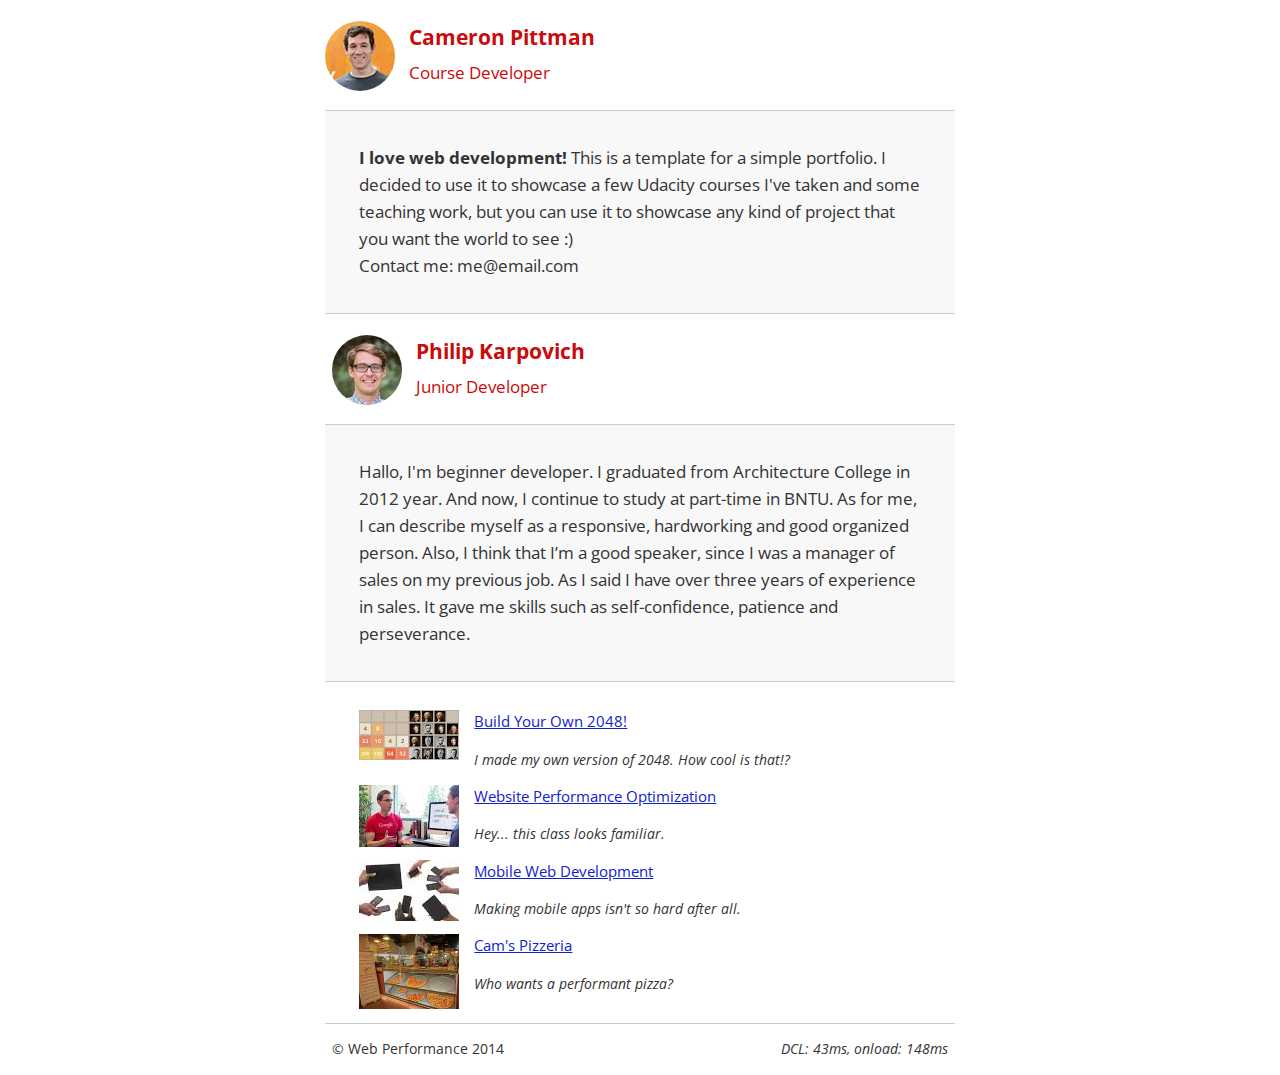
<file: index.html>
<!DOCTYPE html>
<html lang="en">
<head>
  <meta charset="utf-8">
  <meta name="viewport" content="width=device-width, initial-scale=1">
  <meta name="description" content=" FILL ME IN ">
  <meta name="author" content=" FILL ME IN ">
  <title>Cameron Pittman: Portfolio</title>
  <style>.hero,footer{border-top:1px solid #ccc}footer span,li p{font-style:italic}html{font-size:100%;overflow-y:scroll;-webkit-tap-highlight-color:transparent;-ms-text-size-adjust:100%;-webkit-text-size-adjust:none}body{margin:0;font-size:14px;line-height:1.61;font-weight:400;background:#fff}b,header p,strong{font-weight:700}body,button,input,select,textarea{font-family:'Open Sans',sans-serif;color:#333}a{color:#12C}a:visited{color:#61C}a:focus{outline:dotted thin}a:active,a:hover{color:#c00;outline:0}code,pre{font-family:monospace,monospace;font-size:1em}ol,ul{margin:1em 0;padding:0 0 0 20px}img{border:0;max-width:100%}.container,footer,header{max-width:45em;margin:0 auto}header{padding:0 .5em;color:#C90B0B}header img{border-radius:40px;float:left}header p{font-size:1.5em;padding-left:4em}header p span{font-size:.8em;font-weight:400}.hero{padding:2em;background-color:#f8f8f8;font-size:1.2em;border-bottom:1px solid #ccc}.content{padding:1em}.content li{list-style-type:none;font-size:1.1em}li img{float:left;padding-right:1em}li p{font-size:.9em}footer{padding:0 .5em}footer span{float:right}.anWidth{width:100px}</style>
  <style>@media print{*{background:0 0!important;color:#000!important;text-shadow:none!important;filter:none!important;-ms-filter:none!important}a,a:visited{color:#444!important;text-decoration:underline}a[href]:after{content:" (" attr(href) ")"}img,tr{page-break-inside:avoid}img{max-width:100%!important}@page{margin:.5cm}h2,h3,p{orphans:3;widows:3}h2,h3{page-break-after:avoid}body{font-size:12px}header p{padding-left:4.5em}}</style>
</head>
<body>
<header>
  <a href="/"><img src="[data-uri]
"></a>
  <p>Cameron Pittman<br><span>Course Developer</span></p>
</header>
<div class="container">
  <div class="hero">
    <strong>I love web development!</strong> This is a template for a simple portfolio. I decided to use it to showcase
    a few Udacity courses I've taken and some teaching work, but you can use it to showcase any kind of project that you
    want the world to see :) <br> Contact me: me@email.com
  </div>
  <header>
    <a href="https://github.com/karpovich-philip"><img src="[data-uri]"></a>
    <p>Philip Karpovich<br><span>Junior Developer</span></p>
  </header>
  <div class="container">
    <div class="hero">
      Hallo, I'm beginner developer. I graduated from Architecture College in 2012 year.
      And now, I continue to study at part-time in BNTU. As for me, I can describe myself as a responsive,
      hardworking and good organized person. Also, I think that I’m a good speaker, since I was a manager of sales
      on my previous job. As I said I have over three years of experience in sales.
      It gave me skills such as self-confidence, patience and perseverance.
    </div>
  </div>
  <div class="content">
    <ul>
      <li>
        <img src="[data-uri]">
        <a href="project-2048.html">Build Your Own 2048!</a>
        <p>I made my own version of 2048. How cool is that!?</p>
      </li>
      <li>
        <img src="[data-uri]">
        <a href="project-webperf.html">Website Performance Optimization</a>
        <p>Hey... this class looks familiar.</p>
      </li>
      <li>
        <img src="[data-uri]">
        <a href="project-mobile.html">Mobile Web Development</a>
        <p>Making mobile apps isn't so hard after all.</p>
      </li>
      <li>
        <img class="anWidth" src="[data-uri]">
        <a href="views/pizza.html">Cam's Pizzeria</a>
        <p>Who wants a performant pizza?</p>
      </li>
    </ul>
  </div>
  <footer>
    <p>&copy; Web Performance 2014 <span id="crp-stats"></span></p>
  </footer>
</div>
<script>
  (function (w, g) {
    w['GoogleAnalyticsObject'] = g;
    w[g] = w[g] || function () {(w[g].q = w[g].q || []).push(arguments)};
    w[g].l = 1 * new Date();
  })(window, 'ga');
  ga('create', 'UA-XXXX-Y');
  ga('send', 'pageview');
</script>
<script async>
  (function(){var $c=function(a){this.w=a||[]};$c.prototype.set=function(a){this.w[a]=!0};$c.prototype.encode=function(){for(var a=[],b=0;b<this.w.length;b++)this.w[b]&&(a[Math.floor(b/6)]^=1<<b%6);for(b=0;b<a.length;b++)a[b]="ABCDEFGHIJKLMNOPQRSTUVWXYZabcdefghijklmnopqrstuvwxyz0123456789-_".charAt(a[b]||0);return a.join("")+"~"};var vd=new $c;function J(a){vd.set(a)}var Nd=function(a,b){var c=new $c(Dd(a));c.set(b);a.set(Gd,c.w)},Td=function(a){a=Dd(a);a=new $c(a);for(var b=vd.w.slice(),c=0;c<a.w.length;c++)b[c]=b[c]||a.w[c];return(new $c(b)).encode()},Dd=function(a){a=a.get(Gd);ka(a)||(a=[]);return a};var ea=function(a){return"function"==typeof a},ka=function(a){return"[object Array]"==Object.prototype.toString.call(Object(a))},qa=function(a){return void 0!=a&&-1<(a.constructor+"").indexOf("String")},D=function(a,b){return 0==a.indexOf(b)},sa=function(a){return a?a.replace(/^[\s\xa0]+|[\s\xa0]+$/g,""):""},ra=function(){for(var a=O.navigator.userAgent+(M.cookie?M.cookie:"")+(M.referrer?M.referrer:""),b=a.length,c=O.history.length;0<c;)a+=c--^b++;return[hd()^La(a)&2147483647,Math.round((new Date).getTime()/
    1E3)].join(".")},ta=function(a){var b=M.createElement("img");b.width=1;b.height=1;b.src=a;return b},ua=function(){},K=function(a){if(encodeURIComponent instanceof Function)return encodeURIComponent(a);J(28);return a},L=function(a,b,c,d){try{a.addEventListener?a.addEventListener(b,c,!!d):a.attachEvent&&a.attachEvent("on"+b,c)}catch(e){J(27)}},f=/^[\w\-:/.?=&%!]+$/,wa=function(a,b,c,d){a&&(c?(d="",b&&f.test(b)&&(d=' id="'+b+'"'),f.test(a)&&M.write("<script"+d+' src="'+a+'">\x3c/script>')):(c=M.createElement("script"),
    c.type="text/javascript",c.async=!0,c.src=a,d&&(c.onload=d),b&&(c.id=b),a=M.getElementsByTagName("script")[0],a.parentNode.insertBefore(c,a)))},Ud=function(){return"https:"==M.location.protocol},be=function(a,b){return E(M.location[b?"href":"search"],a)},E=function(a,b){return(a=a.match("(?:&|#|\\?)"+K(b).replace(/([.*+?^=!:${}()|\[\]\/\\])/g,"\\$1")+"=([^&#]*)"))&&2==a.length?a[1]:""},xa=function(){var a=""+M.location.hostname;return 0==a.indexOf("www.")?a.substring(4):a},de=function(a,b){var c= a.indexOf(b);if(5==c||6==c)if(a=a.charAt(c+b.length),"/"==a||"?"==a||""==a||":"==a)return!0;return!1},ya=function(a,b){var c=M.referrer;if(/^(https?|android-app):\/\//i.test(c)){if(a)return c;a="//"+M.location.hostname;if(!de(c,a))return b&&(b=a.replace(/\./g,"-")+".cdn.ampproject.org",de(c,b))?void 0:c}},za=function(a,b){if(1==b.length&&null!=b[0]&&"object"===typeof b[0])return b[0];for(var c={},d=Math.min(a.length+1,b.length),e=0;e<d;e++)if("object"===typeof b[e]){for(var g in b[e])b[e].hasOwnProperty(g)&&
  (c[g]=b[e][g]);break}else e<a.length&&(c[a[e]]=b[e]);return c};var ee=function(){this.keys=[];this.values={};this.m={}};ee.prototype.set=function(a,b,c){this.keys.push(a);c?this.m[":"+a]=b:this.values[":"+a]=b};ee.prototype.get=function(a){return this.m.hasOwnProperty(":"+a)?this.m[":"+a]:this.values[":"+a]};ee.prototype.map=function(a){for(var b=0;b<this.keys.length;b++){var c=this.keys[b],d=this.get(c);d&&a(c,d)}};var O=window,M=document,va=function(a,b){return setTimeout(a,b)};var F=window,Ea=document,G=function(a){var b=F._gaUserPrefs;if(b&&b.ioo&&b.ioo()||a&&!0===F["ga-disable-"+a])return!0;try{var c=F.external;if(c&&c._gaUserPrefs&&"oo"==c._gaUserPrefs)return!0}catch(g){}a=[];b=Ea.cookie.split(";");c=/^\s*AMP_TOKEN=\s*(.*?)\s*$/;for(var d=0;d<b.length;d++){var e=b[d].match(c);e&&a.push(e[1])}for(b=0;b<a.length;b++)if("$OPT_OUT"==decodeURIComponent(a[b]))return!0;return!1};var Ca=function(a){var b=[],c=M.cookie.split(";");a=new RegExp("^\\s*"+a+"=\\s*(.*?)\\s*$");for(var d=0;d<c.length;d++){var e=c[d].match(a);e&&b.push(e[1])}return b},zc=function(a,b,c,d,e,g){e=G(e)?!1:eb.test(M.location.hostname)||"/"==c&&vc.test(d)?!1:!0;if(!e)return!1;b&&1200<b.length&&(b=b.substring(0,1200));c=a+"="+b+"; path="+c+"; ";g&&(c+="expires="+(new Date((new Date).getTime()+g)).toGMTString()+"; ");d&&"none"!=d&&(c+="domain="+d+";");d=M.cookie;M.cookie=c;if(!(d=d!=M.cookie))a:{a=Ca(a);
    for(d=0;d<a.length;d++)if(b==a[d]){d=!0;break a}d=!1}return d},Cc=function(a){return encodeURIComponent?encodeURIComponent(a).replace(/\(/g,"%28").replace(/\)/g,"%29"):a},vc=/^(www\.)?google(\.com?)?(\.[a-z]{2})?$/,eb=/(^|\.)doubleclick\.net$/i;var Fa,Ga,fb,Ab,ja=/^https?:\/\/[^/]*cdn\.ampproject\.org\//,Ub=[],ic=function(){Z.D([ua])},tc=function(a,b){var c=Ca("AMP_TOKEN");if(1<c.length)return J(55),!1;c=decodeURIComponent(c[0]||"");if("$OPT_OUT"==c||"$ERROR"==c||G(b))return J(62),!1;if(!ja.test(M.referrer)&&"$NOT_FOUND"==c)return J(68),!1;if(void 0!==Ab)return J(56),va(function(){a(Ab)},0),!0;if(Fa)return Ub.push(a),!0;if("$RETRIEVING"==c)return J(57),va(function(){tc(a,b)},1E3),!0;Fa=!0;c&&"$"!=c[0]||(xc("$RETRIEVING",3E4),setTimeout(Mc,
    3E4),c="");return Pc(c)?(Ub.push(a),!0):!1},Pc=function(a){if(!window.JSON)return J(58),!1;var b=O.XMLHttpRequest;if(!b)return J(59),!1;var c=new b;if(!("withCredentials"in c))return J(60),!1;c.open("POST","https://ampcid.google.com/v1/publisher:getClientId?key=AIzaSyA65lEHUEizIsNtlbNo-l2K18dT680nsaM",!0);c.withCredentials=!0;c.setRequestHeader("Content-Type","text/plain");c.onload=function(){Fa=!1;if(4==c.readyState){try{200!=c.status&&(J(61),Qc("","$ERROR",3E4));var a=JSON.parse(c.responseText);
    a.optOut?(J(63),Qc("","$OPT_OUT",31536E6)):a.clientId?Qc(a.clientId,a.securityToken,31536E6):(J(64),Qc("","$NOT_FOUND",36E5))}catch(e){J(65),Qc("","$ERROR",3E4)}c=null}};b={originScope:"AMP_ECID_GOOGLE"};a&&(b.securityToken=a);c.send(JSON.stringify(b));Ga=va(function(){J(66);Qc("","$ERROR",3E4)},1E3);return!0},Mc=function(){Fa=!1},xc=function(a,b){if(void 0===fb){fb="";for(var c=id(),d=0;d<c.length;d++){var e=c[d];if(zc("AMP_TOKEN",encodeURIComponent(a),"/",e,"",b)){fb=e;return}}}zc("AMP_TOKEN",encodeURIComponent(a),
    "/",fb,"",b)},Qc=function(a,b,c){Ga&&clearTimeout(Ga);b&&xc(b,c);Ab=a;b=Ub;Ub=[];for(c=0;c<b.length;c++)b[c](a)};var oc=function(){return(Ba||Ud()?"https:":"http:")+"//www.google-analytics.com"},Da=function(a){this.name="len";this.message=a+"-8192"},ba=function(a,b,c){c=c||ua;if(2036>=b.length)wc(a,b,c);else if(8192>=b.length)x(a,b,c)||wd(a,b,c)||wc(a,b,c);else throw ge("len",b.length),new Da(b.length);},wc=function(a,b,c){var d=ta(a+"?"+b);d.onload=d.onerror=function(){d.onload=null;d.onerror=null;c()}},wd=function(a,b,c){var d=O.XMLHttpRequest;if(!d)return!1;var e=new d;if(!("withCredentials"in e))return!1;
    a=a.replace(/^http:/,"https:");e.open("POST",a,!0);e.withCredentials=!0;e.setRequestHeader("Content-Type","text/plain");e.onreadystatechange=function(){4==e.readyState&&(c(),e=null)};e.send(b);return!0},x=function(a,b,c){return O.navigator.sendBeacon?O.navigator.sendBeacon(a,b)?(c(),!0):!1:!1},ge=function(a,b,c){1<=100*Math.random()||G("?")||(a=["t=error","_e="+a,"_v=j63","sr=1"],b&&a.push("_f="+b),c&&a.push("_m="+K(c.substring(0,100))),a.push("aip=1"),a.push("z="+hd()),wc(oc()+"/collect",a.join("&"),
    ua))};var h=function(a){var b=O.gaData=O.gaData||{};return b[a]=b[a]||{}};var Ha=function(){this.M=[]};Ha.prototype.add=function(a){this.M.push(a)};Ha.prototype.D=function(a){try{for(var b=0;b<this.M.length;b++){var c=a.get(this.M[b]);c&&ea(c)&&c.call(O,a)}}catch(d){}b=a.get(Ia);b!=ua&&ea(b)&&(a.set(Ia,ua,!0),setTimeout(b,10))};function Ja(a){if(100!=a.get(Ka)&&La(P(a,Q))%1E4>=100*R(a,Ka))throw"abort";}function Ma(a){if(G(P(a,Na)))throw"abort";}function Oa(){var a=M.location.protocol;if("http:"!=a&&"https:"!=a)throw"abort";}
    function Pa(a){try{O.navigator.sendBeacon?J(42):O.XMLHttpRequest&&"withCredentials"in new O.XMLHttpRequest&&J(40)}catch(c){}a.set(ld,Td(a),!0);a.set(Ac,R(a,Ac)+1);var b=[];Qa.map(function(c,d){d.F&&(c=a.get(c),void 0!=c&&c!=d.defaultValue&&("boolean"==typeof c&&(c*=1),b.push(d.F+"="+K(""+c))))});b.push("z="+Bd());a.set(Ra,b.join("&"),!0)}
    function Sa(a){var b=P(a,gd)||oc()+"/collect",c=P(a,fa);!c&&a.get(Vd)&&(c="beacon");if(c){var d=P(a,Ra),e=a.get(Ia);e=e||ua;"image"==c?wc(b,d,e):"xhr"==c&&wd(b,d,e)||"beacon"==c&&x(b,d,e)||ba(b,d,e)}else ba(b,P(a,Ra),a.get(Ia));b=a.get(Na);b=h(b);c=b.hitcount;b.hitcount=c?c+1:1;b=a.get(Na);delete h(b).pending_experiments;a.set(Ia,ua,!0)}
    function Hc(a){(O.gaData=O.gaData||{}).expId&&a.set(Nc,(O.gaData=O.gaData||{}).expId);(O.gaData=O.gaData||{}).expVar&&a.set(Oc,(O.gaData=O.gaData||{}).expVar);var b=a.get(Na);if(b=h(b).pending_experiments){var c=[];for(d in b)b.hasOwnProperty(d)&&b[d]&&c.push(encodeURIComponent(d)+"."+encodeURIComponent(b[d]));var d=c.join("!")}else d=void 0;d&&a.set(m,d,!0)}function cd(){if(O.navigator&&"preview"==O.navigator.loadPurpose)throw"abort";}
    function yd(a){var b=O.gaDevIds;ka(b)&&0!=b.length&&a.set("&did",b.join(","),!0)}function vb(a){if(!a.get(Na))throw"abort";};var hd=function(){return Math.round(2147483647*Math.random())},Bd=function(){try{var a=new Uint32Array(1);O.crypto.getRandomValues(a);return a[0]&2147483647}catch(b){return hd()}};function Ta(a){var b=R(a,Ua);500<=b&&J(15);var c=P(a,Va);if("transaction"!=c&&"item"!=c){c=R(a,Wa);var d=(new Date).getTime(),e=R(a,Xa);0==e&&a.set(Xa,d);e=Math.round(2*(d-e)/1E3);0<e&&(c=Math.min(c+e,20),a.set(Xa,d));if(0>=c)throw"abort";a.set(Wa,--c)}a.set(Ua,++b)};var Ya=function(){this.data=new ee},Qa=new ee,Za=[];Ya.prototype.get=function(a){var b=$a(a),c=this.data.get(a);b&&void 0==c&&(c=ea(b.defaultValue)?b.defaultValue():b.defaultValue);return b&&b.Z?b.Z(this,a,c):c};var P=function(a,b){a=a.get(b);return void 0==a?"":""+a},R=function(a,b){a=a.get(b);return void 0==a||""===a?0:1*a};Ya.prototype.set=function(a,b,c){if(a)if("object"==typeof a)for(var d in a)a.hasOwnProperty(d)&&ab(this,d,a[d],c);else ab(this,a,b,c)};
    var ab=function(a,b,c,d){if(void 0!=c)switch(b){case Na:wb.test(c)}var e=$a(b);e&&e.o?e.o(a,b,c,d):a.data.set(b,c,d)},bb=function(a,b,c,d,e){this.name=a;this.F=b;this.Z=d;this.o=e;this.defaultValue=c},$a=function(a){var b=Qa.get(a);if(!b)for(var c=0;c<Za.length;c++){var d=Za[c],e=d[0].exec(a);if(e){b=d[1](e);Qa.set(b.name,b);break}}return b},yc=function(a){var b;Qa.map(function(c,d){d.F==a&&(b=d)});return b&&b.name},S=function(a,b,c,d,e){a=new bb(a,b,c,d,e);Qa.set(a.name,a);return a.name},cb=function(a, b){Za.push([new RegExp("^"+a+"$"),b])},T=function(a,b,c){return S(a,b,c,void 0,db)},db=function(){};var gb=qa(window.GoogleAnalyticsObject)&&sa(window.GoogleAnalyticsObject)||"ga",jd=/^(?:utma\.)?\d+\.\d+$/,kd=/^amp-[\w.-]{22,64}$/,Ba=!1,hb=T("apiVersion","v"),ib=T("clientVersion","_v");S("anonymizeIp","aip");var jb=S("adSenseId","a"),Va=S("hitType","t"),Ia=S("hitCallback"),Ra=S("hitPayload");S("nonInteraction","ni");S("currencyCode","cu");S("dataSource","ds");var Vd=S("useBeacon",void 0,!1),fa=S("transport");S("sessionControl","sc","");S("sessionGroup","sg");S("queueTime","qt");var Ac=S("_s","_s");
    S("screenName","cd");var kb=S("location","dl",""),lb=S("referrer","dr"),mb=S("page","dp","");S("hostname","dh");var nb=S("language","ul"),ob=S("encoding","de");S("title","dt",function(){return M.title||void 0});cb("contentGroup([0-9]+)",function(a){return new bb(a[0],"cg"+a[1])});var pb=S("screenColors","sd"),qb=S("screenResolution","sr"),rb=S("viewportSize","vp"),sb=S("javaEnabled","je"),tb=S("flashVersion","fl");S("campaignId","ci");S("campaignName","cn");S("campaignSource","cs");
    S("campaignMedium","cm");S("campaignKeyword","ck");S("campaignContent","cc");var ub=S("eventCategory","ec"),xb=S("eventAction","ea"),yb=S("eventLabel","el"),zb=S("eventValue","ev"),Bb=S("socialNetwork","sn"),Cb=S("socialAction","sa"),Db=S("socialTarget","st"),Eb=S("l1","plt"),Fb=S("l2","pdt"),Gb=S("l3","dns"),Hb=S("l4","rrt"),Ib=S("l5","srt"),Jb=S("l6","tcp"),Kb=S("l7","dit"),Lb=S("l8","clt"),Mb=S("timingCategory","utc"),Nb=S("timingVar","utv"),Ob=S("timingLabel","utl"),Pb=S("timingValue","utt");
    S("appName","an");S("appVersion","av","");S("appId","aid","");S("appInstallerId","aiid","");S("exDescription","exd");S("exFatal","exf");var Nc=S("expId","xid"),Oc=S("expVar","xvar"),m=S("exp","exp"),Rc=S("_utma","_utma"),Sc=S("_utmz","_utmz"),Tc=S("_utmht","_utmht"),Ua=S("_hc",void 0,0),Xa=S("_ti",void 0,0),Wa=S("_to",void 0,20);cb("dimension([0-9]+)",function(a){return new bb(a[0],"cd"+a[1])});cb("metric([0-9]+)",function(a){return new bb(a[0],"cm"+a[1])});S("linkerParam",void 0,void 0,Bc,db);
    var ld=S("usage","_u"),Gd=S("_um");S("forceSSL",void 0,void 0,function(){return Ba},function(a,b,c){J(34);Ba=!!c});var ed=S("_j1","jid"),ia=S("_j2","gjid");cb("\\&(.*)",function(a){var b=new bb(a[0],a[1]),c=yc(a[0].substring(1));c&&(b.Z=function(a){return a.get(c)},b.o=function(a,b,g,ca){a.set(c,g,ca)},b.F=void 0);return b});
    var Qb=T("_oot"),dd=S("previewTask"),Rb=S("checkProtocolTask"),md=S("validationTask"),Sb=S("checkStorageTask"),Uc=S("historyImportTask"),Tb=S("samplerTask"),Vb=S("_rlt"),Wb=S("buildHitTask"),Xb=S("sendHitTask"),Vc=S("ceTask"),zd=S("devIdTask"),Cd=S("timingTask"),Ld=S("displayFeaturesTask"),oa=S("customTask"),V=T("name"),Q=T("clientId","cid"),n=T("clientIdTime"),xd=T("storedClientId"),Ad=S("userId","uid"),Na=T("trackingId","tid"),U=T("cookieName",void 0,"_ga"),W=T("cookieDomain"),Yb=T("cookiePath",
      void 0,"/"),Zb=T("cookieExpires",void 0,63072E3),Hd=T("cookieUpdate",void 0,!0),$b=T("legacyCookieDomain"),Wc=T("legacyHistoryImport",void 0,!0),ac=T("storage",void 0,"cookie"),bc=T("allowLinker",void 0,!1),cc=T("allowAnchor",void 0,!0),Ka=T("sampleRate","sf",100),dc=T("siteSpeedSampleRate",void 0,1),ec=T("alwaysSendReferrer",void 0,!1),I=T("_gid","_gid"),la=T("_gcn"),Kd=T("useAmpClientId"),ce=T("_gclid"),fe=T("_gt"),he=T("_ge",void 0,7776E6),ie=T("_gclsrc"),je=T("storeGac",void 0,!0),gd=S("transportUrl"),
        Md=S("_r","_r");function X(a,b,c,d){b[a]=function(){try{return d&&J(d),c.apply(this,arguments)}catch(e){throw ge("exc",a,e&&e.name),e;}}};var Od=function(a,b){this.V=1E4;this.fa=a;this.$=!1;this.oa=b;this.ea=1},Ed=function(a,b){var c;if(a.fa&&a.$)return 0;a.$=!0;if(b){if(a.oa&&R(b,a.oa))return R(b,a.oa);if(0==b.get(dc))return 0}if(0==a.V)return 0;void 0===c&&(c=Bd());return 0==c%a.V?Math.floor(c/a.V)%a.ea+1:0};function fc(){var a,b;if((b=(b=O.navigator)?b.plugins:null)&&b.length)for(var c=0;c<b.length&&!a;c++){var d=b[c];-1<d.name.indexOf("Shockwave Flash")&&(a=d.description)}if(!a)try{var e=new ActiveXObject("ShockwaveFlash.ShockwaveFlash.7");a=e.GetVariable("$version")}catch(g){}if(!a)try{e=new ActiveXObject("ShockwaveFlash.ShockwaveFlash.6"),a="WIN 6,0,21,0",e.AllowScriptAccess="always",a=e.GetVariable("$version")}catch(g){}if(!a)try{e=new ActiveXObject("ShockwaveFlash.ShockwaveFlash"),a=e.GetVariable("$version")}catch(g){}a&&
    (e=a.match(/[\d]+/g))&&3<=e.length&&(a=e[0]+"."+e[1]+" r"+e[2]);return a||void 0};var aa=function(a){var b=Math.min(R(a,dc),100);return La(P(a,Q))%100>=b?!1:!0},gc=function(a){var b={};if(Ec(b)||Fc(b)){var c=b[Eb];void 0==c||Infinity==c||isNaN(c)||(0<c?(Y(b,Gb),Y(b,Jb),Y(b,Ib),Y(b,Fb),Y(b,Hb),Y(b,Kb),Y(b,Lb),va(function(){a(b)},10)):L(O,"load",function(){gc(a)},!1))}},Ec=function(a){var b=O.performance||O.webkitPerformance;b=b&&b.timing;if(!b)return!1;var c=b.navigationStart;if(0==c)return!1;a[Eb]=b.loadEventStart-c;a[Gb]=b.domainLookupEnd-b.domainLookupStart;a[Jb]=b.connectEnd-
      b.connectStart;a[Ib]=b.responseStart-b.requestStart;a[Fb]=b.responseEnd-b.responseStart;a[Hb]=b.fetchStart-c;a[Kb]=b.domInteractive-c;a[Lb]=b.domContentLoadedEventStart-c;return!0},Fc=function(a){if(O.top!=O)return!1;var b=O.external,c=b&&b.onloadT;b&&!b.isValidLoadTime&&(c=void 0);2147483648<c&&(c=void 0);0<c&&b.setPageReadyTime();if(void 0==c)return!1;a[Eb]=c;return!0},Y=function(a,b){var c=a[b];if(isNaN(c)||Infinity==c||0>c)a[b]=void 0},Fd=function(a){return function(b){if("pageview"==b.get(Va)&&
      !a.I){a.I=!0;var c=aa(b),d=0<E(b.get(kb),"gclid").length;(c||d)&&gc(function(b){c&&a.send("timing",b);d&&a.send("adtiming",b)})}}};var hc=!1,mc=function(a){if("cookie"==P(a,ac)){if(a.get(Hd)||P(a,xd)!=P(a,Q)){var b=1E3*R(a,Zb);ma(a,Q,U,b)}ma(a,I,la,864E5);if(a.get(je)){var c=a.get(ce);if(c){var d=Math.min(R(a,he),1E3*R(a,Zb));d=Math.min(d,1E3*R(a,fe)+d-(new Date).getTime());a.data.set(he,d);var e=a.get(fe),g=a.get(ie);b=kc(P(a,Yb));var ca=lc(P(a,W));a=P(a,Na);g&&"aw.ds"!=g||(c=["1",e,Cc(c)].join("."),0<d&&zc("_gac_"+Cc(a),c,b,ca,a,d));le({})}}else J(75)}},ma=function(a,b,c,d){var e=nd(a,b);if(e){c=P(a,c);var g=kc(P(a,Yb)),ca=
      lc(P(a,W)),l=P(a,Na);if("auto"!=ca)zc(c,e,g,ca,l,d)&&(hc=!0);else{J(32);for(var k=id(),w=0;w<k.length;w++)if(ca=k[w],a.data.set(W,ca),e=nd(a,b),zc(c,e,g,ca,l,d)){hc=!0;return}a.data.set(W,"auto")}}},nc=function(a){if("cookie"==P(a,ac)&&!hc&&(mc(a),!hc))throw"abort";},Yc=function(a){if(a.get(Wc)){var b=P(a,W),c=P(a,$b)||xa(),d=Xc("__utma",c,b);d&&(J(19),a.set(Tc,(new Date).getTime(),!0),a.set(Rc,d.R),(b=Xc("__utmz",c,b))&&d.hash==b.hash&&a.set(Sc,b.R))}},nd=function(a,b){b=Cc(P(a,b));var c=lc(P(a,
      W)).split(".").length;a=jc(P(a,Yb));1<a&&(c+="-"+a);return b?["GA1",c,b].join("."):""},Xd=function(a,b){return na(b,P(a,W),P(a,Yb))},na=function(a,b,c){if(!a||1>a.length)J(12);else{for(var d=[],e=0;e<a.length;e++){var g=a[e];var ca=g.split(".");var l=ca.shift();("GA1"==l||"1"==l)&&1<ca.length?(g=ca.shift().split("-"),1==g.length&&(g[1]="1"),g[0]*=1,g[1]*=1,ca={H:g,s:ca.join(".")}):ca=kd.test(g)?{H:[0,0],s:g}:void 0;ca&&d.push(ca)}if(1==d.length)return J(13),d[0].s;if(0==d.length)J(12);else{J(14);
      d=Gc(d,lc(b).split(".").length,0);if(1==d.length)return d[0].s;d=Gc(d,jc(c),1);1<d.length&&J(41);return d[0]&&d[0].s}}},Gc=function(a,b,c){for(var d=[],e=[],g,ca=0;ca<a.length;ca++){var l=a[ca];l.H[c]==b?d.push(l):void 0==g||l.H[c]<g?(e=[l],g=l.H[c]):l.H[c]==g&&e.push(l)}return 0<d.length?d:e},lc=function(a){return 0==a.indexOf(".")?a.substr(1):a},id=function(){var a=[],b=xa().split(".");if(4==b.length){var c=b[b.length-1];if(parseInt(c,10)==c)return["none"]}for(c=b.length-2;0<=c;c--)a.push(b.slice(c).join("."));
      a.push("none");return a},kc=function(a){if(!a)return"/";1<a.length&&a.lastIndexOf("/")==a.length-1&&(a=a.substr(0,a.length-1));0!=a.indexOf("/")&&(a="/"+a);return a},jc=function(a){a=kc(a);return"/"==a?1:a.split("/").length},le=function(a){a.ta&&J(77);a.na&&J(74);a.pa&&J(73);a.ua&&J(69);a.sa&&J(78)};function Xc(a,b,c){"none"==b&&(b="");var d=[],e=Ca(a);a="__utma"==a?6:2;for(var g=0;g<e.length;g++){var ca=(""+e[g]).split(".");ca.length>=a&&d.push({hash:ca[0],R:e[g],O:ca})}if(0!=d.length)return 1==d.length?d[0]:Zc(b,d)||Zc(c,d)||Zc(null,d)||d[0]}function Zc(a,b){if(null==a)var c=a=1;else c=La(a),a=La(D(a,".")?a.substring(1):"."+a);for(var d=0;d<b.length;d++)if(b[d].hash==c||b[d].hash==a)return b[d]};var od=new RegExp(/^https?:\/\/([^\/:]+)/),pd=/(.*)([?&#])(?:_ga=[^&#]*)(?:&?)(.*)/,me=/(.*)([?&#])(?:_gac=[^&#]*)(?:&?)(.*)/;function Bc(a){var b=a.get(Q),c=a.get(I)||"";b="_ga=2."+K(pa(c+b,0)+"."+c+"-"+b);if(c=a.get(ce)){var d=R(a,fe);1E3*d+R(a,he)<=(new Date).getTime()?(J(76),a=""):(J(44),a="&_gac=1."+K([pa(c,0),d,c].join(".")))}else a="";return b+a}
    function Ic(a,b){var c=new Date,d=O.navigator,e=d.plugins||[];a=[a,d.userAgent,c.getTimezoneOffset(),c.getYear(),c.getDate(),c.getHours(),c.getMinutes()+b];for(b=0;b<e.length;++b)a.push(e[b].description);return La(a.join("."))}function pa(a,b){var c=new Date,d=O.navigator,e=c.getHours()+Math.floor((c.getMinutes()+b)/60);return La([a,d.userAgent,d.language||"",c.getTimezoneOffset(),c.getYear(),c.getDate()+Math.floor(e/24),(24+e)%24,(60+c.getMinutes()+b)%60].join("."))}
    var Dc=function(a){J(48);this.target=a;this.T=!1};Dc.prototype.ca=function(a,b){if(a.tagName){if("a"==a.tagName.toLowerCase()){a.href&&(a.href=qd(this,a.href,b));return}if("form"==a.tagName.toLowerCase())return rd(this,a)}if("string"==typeof a)return qd(this,a,b)};
    var qd=function(a,b,c){var d=pd.exec(b);d&&3<=d.length&&(b=d[1]+(d[3]?d[2]+d[3]:""));(d=me.exec(b))&&3<=d.length&&(b=d[1]+(d[3]?d[2]+d[3]:""));a=a.target.get("linkerParam");var e=b.indexOf("?");d=b.indexOf("#");c?b+=(-1==d?"#":"&")+a:(c=-1==e?"?":"&",b=-1==d?b+(c+a):b.substring(0,d)+c+a+b.substring(d));b=b.replace(/&+_ga=/,"&_ga=");return b=b.replace(/&+_gac=/,"&_gac=")},rd=function(a,b){if(b&&b.action)if("get"==b.method.toLowerCase()){a=a.target.get("linkerParam").split("=")[1];for(var c=b.childNodes||
      [],d=0;d<c.length;d++)if("_ga"==c[d].name){c[d].setAttribute("value",a);return}c=M.createElement("input");c.setAttribute("type","hidden");c.setAttribute("name","_ga");c.setAttribute("value",a);b.appendChild(c)}else"post"==b.method.toLowerCase()&&(b.action=qd(a,b.action))};
    Dc.prototype.S=function(a,b,c){function d(c){try{c=c||O.event;a:{var d=c.target||c.srcElement;for(c=100;d&&0<c;){if(d.href&&d.nodeName.match(/^a(?:rea)?$/i)){var g=d;break a}d=d.parentNode;c--}g={}}("http:"==g.protocol||"https:"==g.protocol)&&sd(a,g.hostname||"")&&g.href&&(g.href=qd(e,g.href,b))}catch(k){J(26)}}var e=this;this.T||(this.T=!0,L(M,"mousedown",d,!1),L(M,"keyup",d,!1));c&&L(M,"submit",function(b){b=b||O.event;if((b=b.target||b.srcElement)&&b.action){var c=b.action.match(od);c&&sd(a,c[1])&&
    rd(e,b)}})};function sd(a,b){if(b==M.location.hostname)return!1;for(var c=0;c<a.length;c++)if(a[c]instanceof RegExp){if(a[c].test(b))return!0}else if(0<=b.indexOf(a[c]))return!0;return!1}function ke(a,b){return b!=Ic(a,0)&&b!=Ic(a,-1)&&b!=Ic(a,-2)&&b!=pa(a,0)&&b!=pa(a,-1)&&b!=pa(a,-2)};var p=/^(GTM|OPT)-[A-Z0-9]+$/,q=/;_gaexp=[^;]*/g,r=/;((__utma=)|([^;=]+=GAX?\d+\.))[^;]*/g,Aa=/^https?:\/\/[\w\-.]+\.google.com(:\d+)?\/optimize\/opt-launch\.html\?.*$/,t=function(a){function b(a,b){b&&(c+="&"+a+"="+K(b))}var c="https://www.google-analytics.com/gtm/js?id="+K(a.id);"dataLayer"!=a.B&&b("l",a.B);b("t",a.target);b("cid",a.clientId);b("cidt",a.ka);b("gac",a.la);b("aip",a.ia);a.sync&&b("m","sync");b("cycle",a.G);a.qa&&b("gclid",a.qa);Aa.test(M.referrer)&&b("cb",String(hd()));return c};var Jd=function(a,b,c){this.U=ed;this.aa=b;(b=c)||(b=(b=P(a,V))&&"t0"!=b?Wd.test(b)?"_gat_"+Cc(P(a,Na)):"_gat_"+Cc(b):"_gat");this.Y=b},Rd=function(a,b){var c=b.get(Wb);b.set(Wb,function(b){Pd(a,b,a.U);Pd(a,b,ia);var d=c(b);Qd(a,b);return d});var d=b.get(Xb);b.set(Xb,function(b){var c=d(b);Id(a,b);return c})},Pd=function(a,b,c){b.get(c)||("1"==Ca(a.Y)[0]?b.set(c,"",!0):b.set(c,""+hd(),!0))},Qd=function(a,b){b.get(a.U)&&zc(a.Y,"1",b.get(Yb),b.get(W),b.get(Na),6E4)},Id=function(a,b){if(b.get(a.U)){var c= new ee,d=function(a){$a(a).F&&c.set($a(a).F,b.get(a))};d(hb);d(ib);d(Na);d(Q);d(Ad);d(a.U);d(ia);d(I);c.set($a(ld).F,Td(b));var e=a.aa;c.map(function(a,b){e+=K(a)+"=";e+=K(""+b)+"&"});e+="z="+hd();ta(e);b.set(a.U,"",!0)}},Wd=/^gtm\d+$/;var fd=function(a,b){a=a.b;if(!a.get("dcLoaded")){Nd(a,29);b=b||{};var c;b[U]&&(c=Cc(b[U]));b=new Jd(a,"https://stats.g.doubleclick.net/r/collect?t=dc&aip=1&_r=3&",c);Rd(b,a);a.set("dcLoaded",!0)}};var Sd=function(a){if(!a.get("dcLoaded")&&"cookie"==a.get(ac)){Nd(a,51);var b=new Jd(a);Pd(b,a,b.U);Pd(b,a,ia);Qd(b,a);a.get(b.U)&&(a.set(Md,1,!0),a.set(gd,oc()+"/r/collect",!0))}};var Lc=function(){var a=O.gaGlobal=O.gaGlobal||{};return a.hid=a.hid||hd()};var ad,bd=function(a,b,c){if(!ad){var d=M.location.hash;var e=O.name,g=/^#?gaso=([^&]*)/;if(e=(d=(d=d&&d.match(g)||e&&e.match(g))?d[1]:Ca("GASO")[0]||"")&&d.match(/^(?:!([-0-9a-z.]{1,40})!)?([-.\w]{10,1200})$/i))zc("GASO",""+d,c,b,a,0),window._udo||(window._udo=b),window._utcp||(window._utcp=c),a=e[1],wa("https://www.google.com/analytics/web/inpage/pub/inpage.js?"+(a?"prefix="+a+"&":"")+hd(),"_gasojs");ad=!0}};var H=function(a){return a?(1*a).toFixed(3):"0"},da=function(a){var b=O.performance;if(b&&b.getEntriesByName){J(35);var c="https://www.google-analytics.com/analytics.js?wpid="+a;wa(c,void 0,void 0,function(){try{var d=1,e=b.getEntriesByName("https://www.google-analytics.com/analytics.js");e&&0!=e.length||(e=b.getEntriesByName("http://www.google-analytics.com/analytics.js"),d=0);var g=b.getEntriesByName(c);if(e&&1==e.length&&g&&1==g.length){J(37);var ca=e[0],l=g[0],k={tid:a,ad:H(ca.duration),bd:H(l.duration),
      ar:H(ca.responseEnd-ca.requestStart),br:H(l.responseEnd-l.requestStart),an:H(ca.domainLookupEnd-ca.domainLookupStart),bn:H(l.domainLookupEnd-l.domainLookupStart),ac:H(ca.connectEnd-ca.connectStart),bc:H(l.connectEnd-l.connectStart),as:d};d=[];d.push("_v=j63");d.push("id=10");for(var w in k)k.hasOwnProperty(w)&&d.push(w+"="+K(k[w]));d.push("z="+hd());wc("https://www.google-analytics.com/u/d",d.join("&"),ua)}}catch(ha){}})}};var wb=/^(UA|YT|MO|GP)-(\d+)-(\d+)$/,pc=function(a){function b(a,b){d.b.data.set(a,b)}function c(a,c){b(a,c);d.filters.add(a)}var d=this;this.b=new Ya;this.filters=new Ha;b(V,a[V]);b(Na,sa(a[Na]));b(U,a[U]);b(W,a[W]||xa());b(Yb,a[Yb]);b(Zb,a[Zb]);b(Hd,a[Hd]);b($b,a[$b]);b(Wc,a[Wc]);b(bc,a[bc]);b(cc,a[cc]);b(Ka,a[Ka]);b(dc,a[dc]);b(ec,a[ec]);b(ac,a[ac]);b(Ad,a[Ad]);b(n,a[n]);b(Kd,a[Kd]);b(je,a[je]);b(hb,1);b(ib,"j63");c(Qb,Ma);c(oa,ua);c(dd,cd);c(Rb,Oa);c(md,vb);c(Sb,nc);c(Uc,Yc);c(Tb,Ja);c(Vb,Ta);
      c(Vc,Hc);c(zd,yd);c(Ld,Sd);c(Wb,Pa);c(Xb,Sa);c(Cd,Fd(this));Kc(this.b);Jc(this.b,a[Q]);this.b.set(jb,Lc());bd(this.b.get(Na),this.b.get(W),this.b.get(Yb));this.ra=new Od(!0,"gaexp10")},Jc=function(a,b){var c=P(a,U);a.data.set(la,"_ga"==c?"_gid":c+"_gid");if("cookie"==P(a,ac)){hc=!1;c=Ca(P(a,U));c=Xd(a,c);if(!c){c=P(a,W);var d=P(a,$b)||xa();c=Xc("__utma",d,c);void 0!=c?(J(10),c=c.O[1]+"."+c.O[2]):c=void 0}c&&(hc=!0);if(d=c&&!a.get(Hd))if(d=c.split("."),2!=d.length)d=!1;else if(d=Number(d[1])){var e= R(a,Zb);d=d+e<(new Date).getTime()/1E3}else d=!1;d&&(c=void 0);c&&(a.data.set(xd,c),a.data.set(Q,c),c=Ca(P(a,la)),(c=Xd(a,c))&&a.data.set(I,c));if(a.get(je)&&!a.get(ce)){c={};d=[];e=M.cookie.split(";");for(var g=/^\s*_gac_(UA-\d+-\d+)=\s*(.+)\s*$/,ca=0;ca<e.length;ca++){var l=e[ca].match(g);l&&3==l.length&&d.push({ja:l[1],value:l[2]})}e={};if(d&&0!=d.length){for(g=0;g<d.length;g++)(ca=d[g].value.split("."),"1"!=ca[0]||3!=ca.length)?c&&(c.na=!0):ca[1]&&(e[d[g].ja]?c&&(c.pa=!0):e[d[g].ja]=[],e[d[g].ja].push({timestamp:ca[1],
      qa:ca[2]}));Object.keys&&1<Object.keys(e).length&&c&&(c.sa=!0)}d=e[P(a,Na)];le(c);d&&0!=d.length&&(c=d[0],a.data.set(fe,c.timestamp),a.data.set(ce,c.qa))}}if(a.get(Hd))a:if(d=be("_ga",a.get(cc)))if(a.get(bc))if(c=d.indexOf("."),-1==c)J(22);else{e=d.substring(0,c);g=d.substring(c+1);c=g.indexOf(".");d=g.substring(0,c);g=g.substring(c+1);if("1"==e){if(c=g,ke(c,d)){J(23);break a}}else if("2"==e){c=g.indexOf("-");e="";0<c?(e=g.substring(0,c),c=g.substring(c+1)):c=g.substring(1);if(ke(e+c,d)){J(53);break a}e&&
    (J(2),a.data.set(I,e))}else{J(22);break a}J(11);a.data.set(Q,c);if(c=be("_gac",a.get(cc)))c=c.split("."),"1"!=c[0]||4!=c.length?J(72):ke(c[3],c[1])?J(71):(a.data.set(ce,c[3]),a.data.set(fe,c[2]),J(70))}else J(21);b&&(J(9),a.data.set(Q,K(b)));a.get(Q)||((b=(b=O.gaGlobal&&O.gaGlobal.vid)&&-1!=b.search(jd)?b:void 0)?(J(17),a.data.set(Q,b)):(J(8),a.data.set(Q,ra())));a.get(I)||(J(3),a.data.set(I,ra()));mc(a)},Kc=function(a){var b=O.navigator,c=O.screen,d=M.location;a.set(lb,ya(a.get(ec),a.get(Kd)));if(d){var e= d.pathname||"";"/"!=e.charAt(0)&&(J(31),e="/"+e);a.set(kb,d.protocol+"//"+d.hostname+e+d.search)}c&&a.set(qb,c.width+"x"+c.height);c&&a.set(pb,c.colorDepth+"-bit");c=M.documentElement;var g=(e=M.body)&&e.clientWidth&&e.clientHeight,ca=[];c&&c.clientWidth&&c.clientHeight&&("CSS1Compat"===M.compatMode||!g)?ca=[c.clientWidth,c.clientHeight]:g&&(ca=[e.clientWidth,e.clientHeight]);c=0>=ca[0]||0>=ca[1]?"":ca.join("x");a.set(rb,c);a.set(tb,fc());a.set(ob,M.characterSet||M.charset);a.set(sb,b&&"function"===
      typeof b.javaEnabled&&b.javaEnabled()||!1);a.set(nb,(b&&(b.language||b.browserLanguage)||"").toLowerCase());a.data.set(ce,be("gclid",!0));a.data.set(ie,be("gclsrc",!0));a.data.set(fe,Math.round((new Date).getTime()/1E3));if(d&&a.get(cc)&&(b=M.location.hash)){b=b.split(/[?&#]+/);d=[];for(c=0;c<b.length;++c)(D(b[c],"utm_id")||D(b[c],"utm_campaign")||D(b[c],"utm_source")||D(b[c],"utm_medium")||D(b[c],"utm_term")||D(b[c],"utm_content")||D(b[c],"gclid")||D(b[c],"dclid")||D(b[c],"gclsrc"))&&d.push(b[c]);
      0<d.length&&(b="#"+d.join("&"),a.set(kb,a.get(kb)+b))}};pc.prototype.get=function(a){return this.b.get(a)};pc.prototype.set=function(a,b){this.b.set(a,b)};var qc={pageview:[mb],event:[ub,xb,yb,zb],social:[Bb,Cb,Db],timing:[Mb,Nb,Pb,Ob]};
    pc.prototype.send=function(a){if(!(1>arguments.length)){if("string"===typeof arguments[0]){var b=arguments[0];var c=[].slice.call(arguments,1)}else b=arguments[0]&&arguments[0][Va],c=arguments;b&&(c=za(qc[b]||[],c),c[Va]=b,this.b.set(c,void 0,!0),this.filters.D(this.b),this.b.data.m={},Ed(this.ra,this.b)&&da(this.b.get(Na)))}};pc.prototype.ma=function(a,b){var c=this;u(a,c,b)||(v(a,function(){u(a,c,b)}),y(String(c.get(V)),a,void 0,b,!0))};var rc=function(a){if("prerender"==M.visibilityState)return!1;a();return!0},z=function(a){if(!rc(a)){J(16);var b=!1,c=function(){if(!b&&rc(a)){b=!0;var d=c,e=M;e.removeEventListener?e.removeEventListener("visibilitychange",d,!1):e.detachEvent&&e.detachEvent("onvisibilitychange",d)}};L(M,"visibilitychange",c)}};var td=/^(?:(\w+)\.)?(?:(\w+):)?(\w+)$/,sc=function(a){if(ea(a[0]))this.u=a[0];else{var b=td.exec(a[0]);null!=b&&4==b.length&&(this.c=b[1]||"t0",this.K=b[2]||"",this.C=b[3],this.a=[].slice.call(a,1),this.K||(this.A="create"==this.C,this.i="require"==this.C,this.g="provide"==this.C,this.ba="remove"==this.C),this.i&&(3<=this.a.length?(this.X=this.a[1],this.W=this.a[2]):this.a[1]&&(qa(this.a[1])?this.X=this.a[1]:this.W=this.a[1])));b=a[1];a=a[2];if(!this.C)throw"abort";if(this.i&&(!qa(b)||""==b))throw"abort";
      if(this.g&&(!qa(b)||""==b||!ea(a)))throw"abort";if(ud(this.c)||ud(this.K))throw"abort";if(this.g&&"t0"!=this.c)throw"abort";}};function ud(a){return 0<=a.indexOf(".")||0<=a.indexOf(":")};var Yd,Zd,$d,A;Yd=new ee;$d=new ee;A=new ee;Zd={ec:45,ecommerce:46,linkid:47};
    var u=function(a,b,c){b==N||b.get(V);var d=Yd.get(a);if(!ea(d))return!1;b.plugins_=b.plugins_||new ee;if(b.plugins_.get(a))return!0;b.plugins_.set(a,new d(b,c||{}));return!0},y=function(a,b,c,d,e){if(!ea(Yd.get(b))&&!$d.get(b)){Zd.hasOwnProperty(b)&&J(Zd[b]);if(p.test(b)){J(52);a=N.j(a);if(!a)return!0;c=d||{};d={id:b,B:c.dataLayer||"dataLayer",ia:!!a.get("anonymizeIp"),sync:e,G:!1};a.get("&gtm")==b&&(d.G=!0);var g=String(a.get("name"));"t0"!=g&&(d.target=g);G(String(a.get("trackingId")))||(d.clientId=
      String(a.get(Q)),d.ka=Number(a.get(n)),c=c.palindrome?r:q,c=(c=M.cookie.replace(/^|(; +)/g,";").match(c))?c.sort().join("").substring(1):void 0,d.la=c,d.qa=E(a.b.get(kb)||"","gclid"));a=d.B;c=(new Date).getTime();O[a]=O[a]||[];c={"gtm.start":c};e||(c.event="gtm.js");O[a].push(c);c=t(d)}!c&&Zd.hasOwnProperty(b)?(J(39),c=b+".js"):J(43);c&&(c&&0<=c.indexOf("/")||(c=(Ba||Ud()?"https:":"http:")+"//www.google-analytics.com/plugins/ua/"+c),d=ae(c),a=d.protocol,c=M.location.protocol,("https:"==a||a==c||("http:"!=
    a?0:"http:"==c))&&B(d)&&(wa(d.url,void 0,e),$d.set(b,!0)))}},v=function(a,b){var c=A.get(a)||[];c.push(b);A.set(a,c)},C=function(a,b){Yd.set(a,b);b=A.get(a)||[];for(var c=0;c<b.length;c++)b[c]();A.set(a,[])},B=function(a){var b=ae(M.location.href);if(D(a.url,"https://www.google-analytics.com/gtm/js?id="))return!0;if(a.query||0<=a.url.indexOf("?")||0<=a.path.indexOf("://"))return!1;if(a.host==b.host&&a.port==b.port)return!0;b="http:"==a.protocol?80:443;return"www.google-analytics.com"==a.host&&(a.port||
      b)==b&&D(a.path,"/plugins/")?!0:!1},ae=function(a){function b(a){var b=(a.hostname||"").split(":")[0].toLowerCase(),c=(a.protocol||"").toLowerCase();c=1*a.port||("http:"==c?80:"https:"==c?443:"");a=a.pathname||"";D(a,"/")||(a="/"+a);return[b,""+c,a]}var c=M.createElement("a");c.href=M.location.href;var d=(c.protocol||"").toLowerCase(),e=b(c),g=c.search||"",ca=d+"//"+e[0]+(e[1]?":"+e[1]:"");D(a,"//")?a=d+a:D(a,"/")?a=ca+a:!a||D(a,"?")?a=ca+e[2]+(a||g):0>a.split("/")[0].indexOf(":")&&(a=ca+e[2].substring(0,
      e[2].lastIndexOf("/"))+"/"+a);c.href=a;d=b(c);return{protocol:(c.protocol||"").toLowerCase(),host:d[0],port:d[1],path:d[2],query:c.search||"",url:a||""}};var Z={ga:function(){Z.f=[]}};Z.ga();Z.D=function(a){var b=Z.J.apply(Z,arguments);b=Z.f.concat(b);for(Z.f=[];0<b.length&&!Z.v(b[0])&&!(b.shift(),0<Z.f.length););Z.f=Z.f.concat(b)};Z.J=function(a){for(var b=[],c=0;c<arguments.length;c++)try{var d=new sc(arguments[c]);d.g?C(d.a[0],d.a[1]):(d.i&&(d.ha=y(d.c,d.a[0],d.X,d.W)),b.push(d))}catch(e){}return b};
    Z.v=function(a){try{if(a.u)a.u.call(O,N.j("t0"));else{var b=a.c==gb?N:N.j(a.c);if(a.A){if("t0"==a.c&&(b=N.create.apply(N,a.a),null===b))return!0}else if(a.ba)N.remove(a.c);else if(b)if(a.i){if(a.ha&&(a.ha=y(a.c,a.a[0],a.X,a.W)),!u(a.a[0],b,a.W))return!0}else if(a.K){var c=a.C,d=a.a,e=b.plugins_.get(a.K);e[c].apply(e,d)}else b[a.C].apply(b,a.a)}}catch(g){}};var N=function(a){J(1);Z.D.apply(Z,[arguments])};N.h={};N.P=[];N.L=0;N.answer=42;var uc=[Na,W,V];
    N.create=function(a){var b=za(uc,[].slice.call(arguments));b[V]||(b[V]="t0");var c=""+b[V];if(N.h[c])return N.h[c];a:{if(b[Kd]){J(67);if(b[ac]&&"cookie"!=b[ac]){var d=!1;break a}if(void 0!==Ab)b[Q]||(b[Q]=Ab);else{b:{d=String(b[W]||xa());var e=String(b[Yb]||"/"),g=Ca(String(b[U]||"_ga"));d=na(g,d,e);if(!d||jd.test(d))d=!0;else if(d=Ca("AMP_TOKEN"),0==d.length)d=!0;else{if(1==d.length&&(d=decodeURIComponent(d[0]),"$RETRIEVING"==d||"$OPT_OUT"==d||"$ERROR"==d||"$NOT_FOUND"==d)){d=!0;break b}d=!1}}if(d&&
      tc(ic,String(b[Na]))){d=!0;break a}}}d=!1}if(d)return null;b=new pc(b);N.h[c]=b;N.P.push(b);return b};N.remove=function(a){for(var b=0;b<N.P.length;b++)if(N.P[b].get(V)==a){N.P.splice(b,1);N.h[a]=null;break}};N.j=function(a){return N.h[a]};N.getAll=function(){return N.P.slice(0)};
    N.N=function(){"ga"!=gb&&J(49);var a=O[gb];if(!a||42!=a.answer){N.L=a&&a.l;N.loaded=!0;var b=O[gb]=N;X("create",b,b.create);X("remove",b,b.remove);X("getByName",b,b.j,5);X("getAll",b,b.getAll,6);b=pc.prototype;X("get",b,b.get,7);X("set",b,b.set,4);X("send",b,b.send);X("requireSync",b,b.ma);b=Ya.prototype;X("get",b,b.get);X("set",b,b.set);if(!Ud()&&!Ba){a:{b=M.getElementsByTagName("script");for(var c=0;c<b.length&&100>c;c++){var d=b[c].src;if(d&&0==d.indexOf("https://www.google-analytics.com/analytics")){J(33);
      b=!0;break a}}b=!1}b&&(Ba=!0)}Ud()||Ba||!Ed(new Od)||(J(36),Ba=!0);(O.gaplugins=O.gaplugins||{}).Linker=Dc;b=Dc.prototype;C("linker",Dc);X("decorate",b,b.ca,20);X("autoLink",b,b.S,25);C("displayfeatures",fd);C("adfeatures",fd);a=a&&a.q;ka(a)?Z.D.apply(N,a):J(50)}};N.da=function(){for(var a=N.getAll(),b=0;b<a.length;b++)a[b].get(V)};var ne=N.N,oe=O[gb];oe&&oe.r?ne():z(ne);z(function(){Z.D(["provide","render",ua])});function La(a){var b=1,c;if(a)for(b=0,c=a.length-1;0<=c;c--){var d=a.charCodeAt(c);b=(b<<6&268435455)+d+(d<<14);d=b&266338304;b=0!=d?b^d>>21:b}return b};})(window);
</script>
<script async>
  function logCRP() {
    var t = window.performance.timing,
        dcl = t.domContentLoadedEventStart - t.domLoading,
        complete = t.domComplete - t.domLoading;
    var stats = document.getElementById("crp-stats");
    stats.textContent = 'DCL: ' + dcl + 'ms, onload: ' + complete + 'ms';
  }
  window.addEventListener("load", function(event) {
    logCRP();
  });
</script>
<link href="https://fonts.googleapis.com/css?family=Open+Sans:400,700" rel="stylesheet">
</body>
</html>
</file>
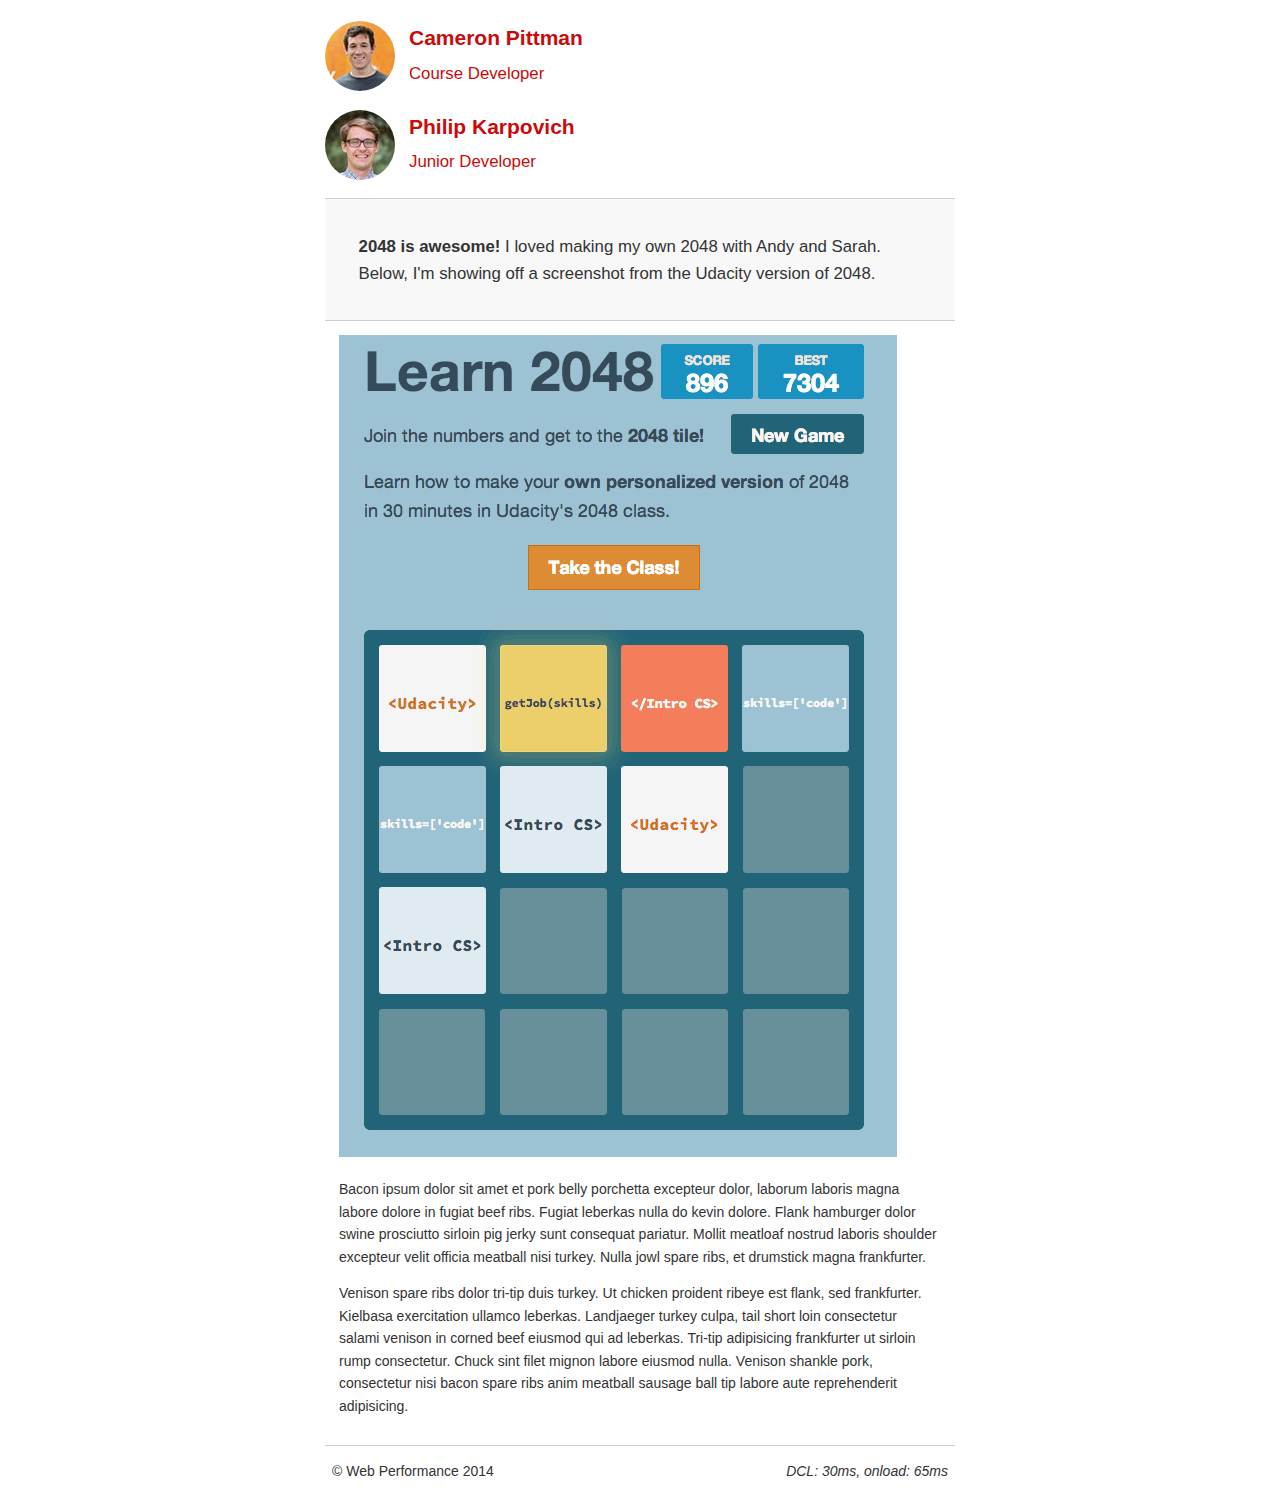
<file: project-2048.html>
<!DOCTYPE html>
<html lang="en">
<head>
  <meta charset="utf-8">
  <meta name="viewport" content="width=device-width, initial-scale=1">
  <meta name="description" content=" FILL ME IN ">
  <meta name="author" content=" FILL ME IN ">
  <title>Cameron Pittman: Portfolio</title>
  <link rel="stylesheet" href="css/print.css" media="print">
</head>
<body>
<header>
  <a href="/"><img src="img/profilepic.jpg"></a>
  <p>Cameron Pittman<br><span>Course Developer</span></p>
  <a href="/"><img src="img/iam.jpg"></a>
  <p>Philip Karpovich<br><span>Junior Developer</span></p>
</header>
<div class="container">
  <div class="hero">
    <strong>2048 is awesome!</strong> I loved making my own 2048 with Andy and Sarah. Below, I'm showing off a
    screenshot from the Udacity version of 2048.
  </div>
  <div class="content">
    <img class="img-responsive" src="img/2048.png">
    <p>Bacon ipsum dolor sit amet et pork belly porchetta excepteur dolor, laborum laboris magna labore dolore in fugiat
      beef ribs. Fugiat leberkas nulla do kevin dolore.
      Flank hamburger dolor swine prosciutto sirloin pig jerky sunt consequat pariatur. Mollit meatloaf nostrud laboris
      shoulder excepteur velit officia meatball nisi turkey.
      Nulla jowl spare ribs, et drumstick magna frankfurter.</p>
    <p>Venison spare ribs dolor tri-tip duis turkey. Ut chicken proident ribeye est flank, sed frankfurter. Kielbasa
      exercitation ullamco leberkas. Landjaeger turkey culpa,
      tail short loin consectetur salami venison in corned beef eiusmod qui ad leberkas. Tri-tip adipisicing frankfurter
      ut sirloin rump consectetur.
      Chuck sint filet mignon labore eiusmod nulla. Venison shankle pork, consectetur nisi bacon spare ribs anim
      meatball sausage ball tip labore aute reprehenderit adipisicing.</p>
  </div>
  <footer>
    <p>&copy; Web Performance 2014 <span id="crp-stats"></span></p>
  </footer>
</div>
<link rel="stylesheet" href="css/style.css">
<script async>
  function logCRP() {
    var t = window.performance.timing,
        dcl = t.domContentLoadedEventStart - t.domLoading,
        complete = t.domComplete - t.domLoading;
    var stats = document.getElementById("crp-stats");
    stats.textContent = 'DCL: ' + dcl + 'ms, onload: ' + complete + 'ms';
  }
  window.addEventListener("load", function(event) {
    logCRP();
  });
</script>
<script async>
  (function (w, g) {
    w['GoogleAnalyticsObject'] = g;
    w[g] = w[g] || function () {(w[g].q = w[g].q || []).push(arguments)};
    w[g].l = 1 * new Date();
  })(window, 'ga');
  ga('create', 'UA-XXXX-Y');
  ga('send', 'pageview');
</script>
<script src="js/google-analytics.js" async></script>
</body>
</html>
</file>
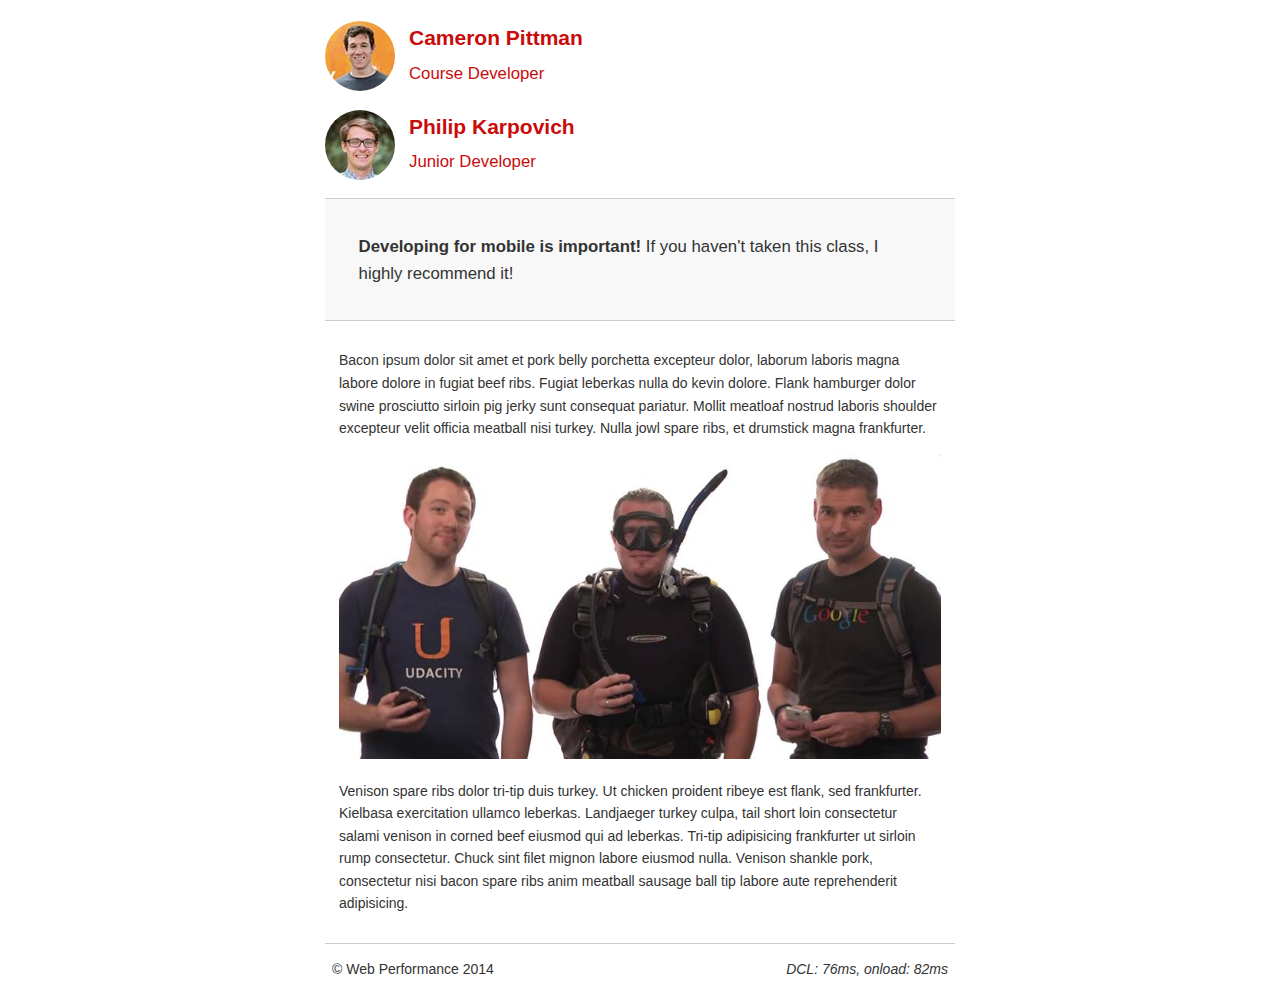
<file: project-mobile.html>
<!DOCTYPE html>
<html lang="en">
<head>
  <meta charset="utf-8">
  <meta name="viewport" content="width=device-width, initial-scale=1">
  <meta name="description" content=" FILL ME IN ">
  <meta name="author" content=" FILL ME IN ">
  <title>Cameron Pitman: Portfolio</title>
  <link rel="stylesheet" href="css/print.css" media="print">
</head>
<body>
<header>
  <a href="/"><img src="img/profilepic.jpg"></a>
  <p>Cameron Pittman<br><span>Course Developer</span></p>
  <a href="/"><img src="img/iam.jpg"></a>
  <p>Philip Karpovich<br><span>Junior Developer</span></p>
</header>
<div class="container">
  <div class="hero">
    <strong>Developing for mobile is important!</strong> If you haven't taken this class, I highly recommend it!
  </div>
  <div class="content">
    <p>Bacon ipsum dolor sit amet et pork belly porchetta excepteur dolor, laborum laboris magna labore dolore in fugiat
      beef ribs. Fugiat leberkas nulla do kevin dolore.
      Flank hamburger dolor swine prosciutto sirloin pig jerky sunt consequat pariatur. Mollit meatloaf nostrud laboris
      shoulder excepteur velit officia meatball nisi turkey.
      Nulla jowl spare ribs, et drumstick magna frankfurter.</p>
    <img src="img/mobilewebdev.jpg">
    <p>Venison spare ribs dolor tri-tip duis turkey. Ut chicken proident ribeye est flank, sed frankfurter. Kielbasa
      exercitation ullamco leberkas. Landjaeger turkey culpa,
      tail short loin consectetur salami venison in corned beef eiusmod qui ad leberkas. Tri-tip adipisicing frankfurter
      ut sirloin rump consectetur.
      Chuck sint filet mignon labore eiusmod nulla. Venison shankle pork, consectetur nisi bacon spare ribs anim
      meatball sausage ball tip labore aute reprehenderit adipisicing.</p>
  </div>
  <footer>
    <p>&copy; Web Performance 2014 <span id="crp-stats"></span></p>
  </footer>
</div>
<link rel="stylesheet" href="css/style.css">
<script async>
  function logCRP() {
    var t = window.performance.timing,
        dcl = t.domContentLoadedEventStart - t.domLoading,
        complete = t.domComplete - t.domLoading;
    var stats = document.getElementById("crp-stats");
    stats.textContent = 'DCL: ' + dcl + 'ms, onload: ' + complete + 'ms';
  }
  window.addEventListener("load", function(event) {
    logCRP();
  });
</script>
<script async>
  (function(w,g){w['GoogleAnalyticsObject']=g;
    w[g]=w[g]||function(){(w[g].q=w[g].q||[]).push(arguments)};w[g].l=1*new Date();})(window,'ga');
  ga('create', 'UA-XXXX-Y');
  ga('send', 'pageview');
</script>
<script src="js/google-analytics.js" async></script>
</body>
</html>
</file>
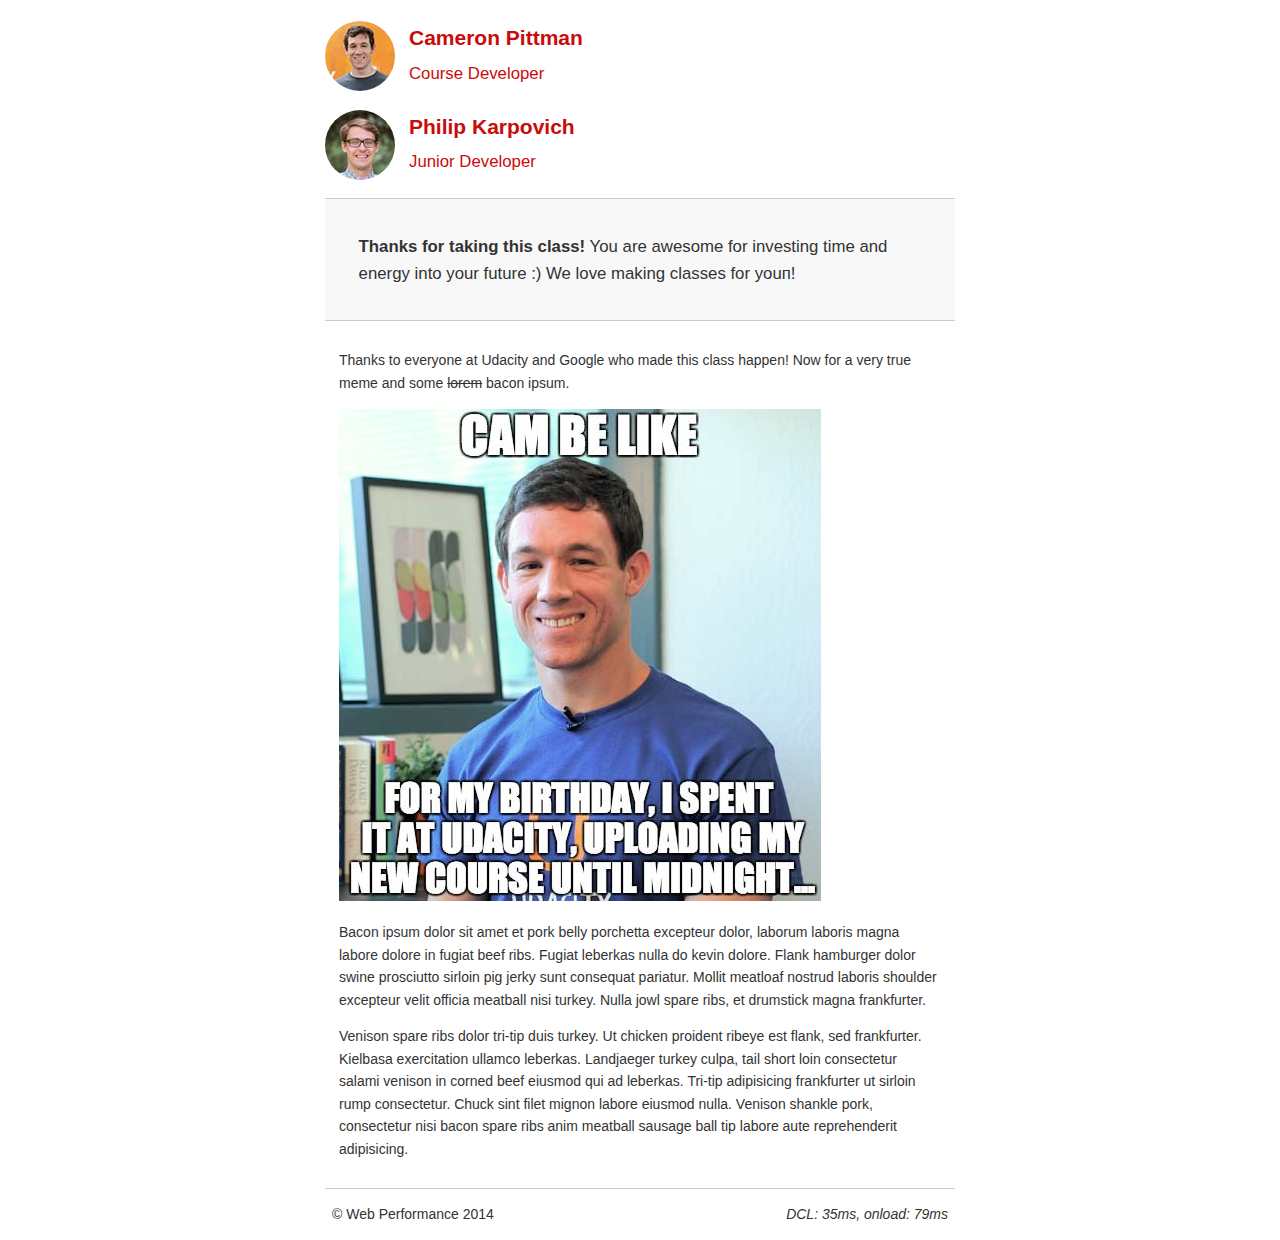
<file: project-webperf.html>
<!DOCTYPE html>
<html lang="en">
<head>
  <meta charset="utf-8">
  <meta name="viewport" content="width=device-width, initial-scale=1">
  <meta name="description" content=" FILL ME IN ">
  <meta name="author" content=" FILL ME IN ">
  <title>Cameron Pittman: Portfolio</title>
  <link rel="stylesheet" href="css/print.css" media="print">
</head>
<body>
<header>
  <a href="/"><img src="img/profilepic.jpg"></a>
  <p>Cameron Pittman<br><span>Course Developer</span></p>
  <a href="/"><img src="img/iam.jpg"></a>
  <p>Philip Karpovich<br><span>Junior Developer</span></p>
</header>
<div class="container">
  <div class="hero">
    <strong>Thanks for taking this class!</strong> You are awesome for investing time and energy into your future :) We
    love making classes for youп!
  </div>
  <div class="content">
    <p>Thanks to everyone at Udacity and Google who made this class happen! Now for a very true meme and some <strike>lorem</strike>
      bacon ipsum.</p>
    <img src="img/cam_be_like.jpg">
    <p>Bacon ipsum dolor sit amet et pork belly porchetta excepteur dolor, laborum laboris magna labore dolore in fugiat
      beef ribs. Fugiat leberkas nulla do kevin dolore.
      Flank hamburger dolor swine prosciutto sirloin pig jerky sunt consequat pariatur. Mollit meatloaf nostrud laboris
      shoulder excepteur velit officia meatball nisi turkey.
      Nulla jowl spare ribs, et drumstick magna frankfurter.</p>
    <p>Venison spare ribs dolor tri-tip duis turkey. Ut chicken proident ribeye est flank, sed frankfurter. Kielbasa
      exercitation ullamco leberkas. Landjaeger turkey culpa,
      tail short loin consectetur salami venison in corned beef eiusmod qui ad leberkas. Tri-tip adipisicing frankfurter
      ut sirloin rump consectetur.
      Chuck sint filet mignon labore eiusmod nulla. Venison shankle pork, consectetur nisi bacon spare ribs anim
      meatball sausage ball tip labore aute reprehenderit adipisicing.</p>
  </div>
  <footer>
    <p>&copy; Web Performance 2014 <span id="crp-stats"></span></p>
  </footer>
</div>
<link rel="stylesheet" href="css/style.css">
<script async>
  function logCRP() {
    var t = window.performance.timing,
        dcl = t.domContentLoadedEventStart - t.domLoading,
        complete = t.domComplete - t.domLoading;
    var stats = document.getElementById("crp-stats");
    stats.textContent = 'DCL: ' + dcl + 'ms, onload: ' + complete + 'ms';
  }
  window.addEventListener("load", function(event) {
    logCRP();
  });
</script>
<script async>
  (function (w, g) {
    w['GoogleAnalyticsObject'] = g;
    w[g] = w[g] || function () {(w[g].q = w[g].q || []).push(arguments)};
    w[g].l = 1 * new Date();
  })(window, 'ga');
  ga('create', 'UA-XXXX-Y');
  ga('send', 'pageview');
</script>
<script src="js/google-analytics.js" async></script>
</body>
</html>
</file>
<file: css/print.css>
@media print {
  * { background: transparent !important; color: black !important; text-shadow: none !important; filter:none !important; -ms-filter: none !important; }
  a, a:visited { color: #444 !important; text-decoration: underline; }
  a[href]:after { content: " (" attr(href) ")"; }
  tr, img { page-break-inside: avoid; }
  img { max-width: 100% !important; }
  @page { margin: 0.5cm; }
  p, h2, h3 { orphans: 3; widows: 3; }
  h2, h3{ page-break-after: avoid; }
  body { font-size: 12px; }
  header p { padding-left: 4.5em; }
}
</file>
<file: css/style.css>
html {
    font-size: 100%;
    overflow-y: scroll;
    -webkit-tap-highlight-color: rgba(0, 0, 0, 0);
    -ms-text-size-adjust: 100%;
    -webkit-text-size-adjust: none;
}

body {
    margin: 0;
    font-size: 14px;
    line-height: 1.61;
    font-weight: 400;
}

body, button, input, select, textarea {
    font-family: 'Open Sans', sans-serif;
    color: #333;
}

a {
    color: #12C;
}

a:visited {
    color: #61C;
}

a:focus {
    outline: thin dotted;
}

a:hover, a:active {
    color: #c00;
    outline: 0;
}

b, strong {
    font-weight: bold;
}

pre, code {
    font-family: monospace, monospace;
    font-size: 1em;
}

ul, ol {
    margin: 1em 0;
    padding: 0 0 0 20px;
}

img {
    border: 0;
    max-width: 100%;
}

body {
    background: #fff;
}

header, footer, .container {
    max-width: 45em;
    margin: 0 auto;
}

header {
    padding: 0 0.5em;
    color: #C90B0B;
}

header img {
    border-radius: 40px;
    float: left;
}

header p {
    font-size: 1.5em;
    font-weight: bold;
    padding-left: 4em;
}

header p span {
    font-size: 0.8em;
    font-weight: normal;
}

.hero {
    padding: 2em;
    background-color: #f8f8f8;
    font-size: 1.2em;
    border-bottom: 1px solid #ccc;
    border-top: 1px solid #ccc;
}

.content {
    padding: 1em 1em;
}

.content li {
    list-style-type: none;
    font-size: 1.1em;
}

li img {
    float: left;
    padding-right: 1em;
}

li p {
    font-size: 0.9em;
    font-style: italic;
}

footer {
    padding: 0 0.5em;
    border-top: 1px solid #ccc;
}

footer span {
    float: right;
    font-style: italic;
}

.anWidth {
    width: 100px;
}


@media only screen and (max-width: 480px) {
}
</file>
